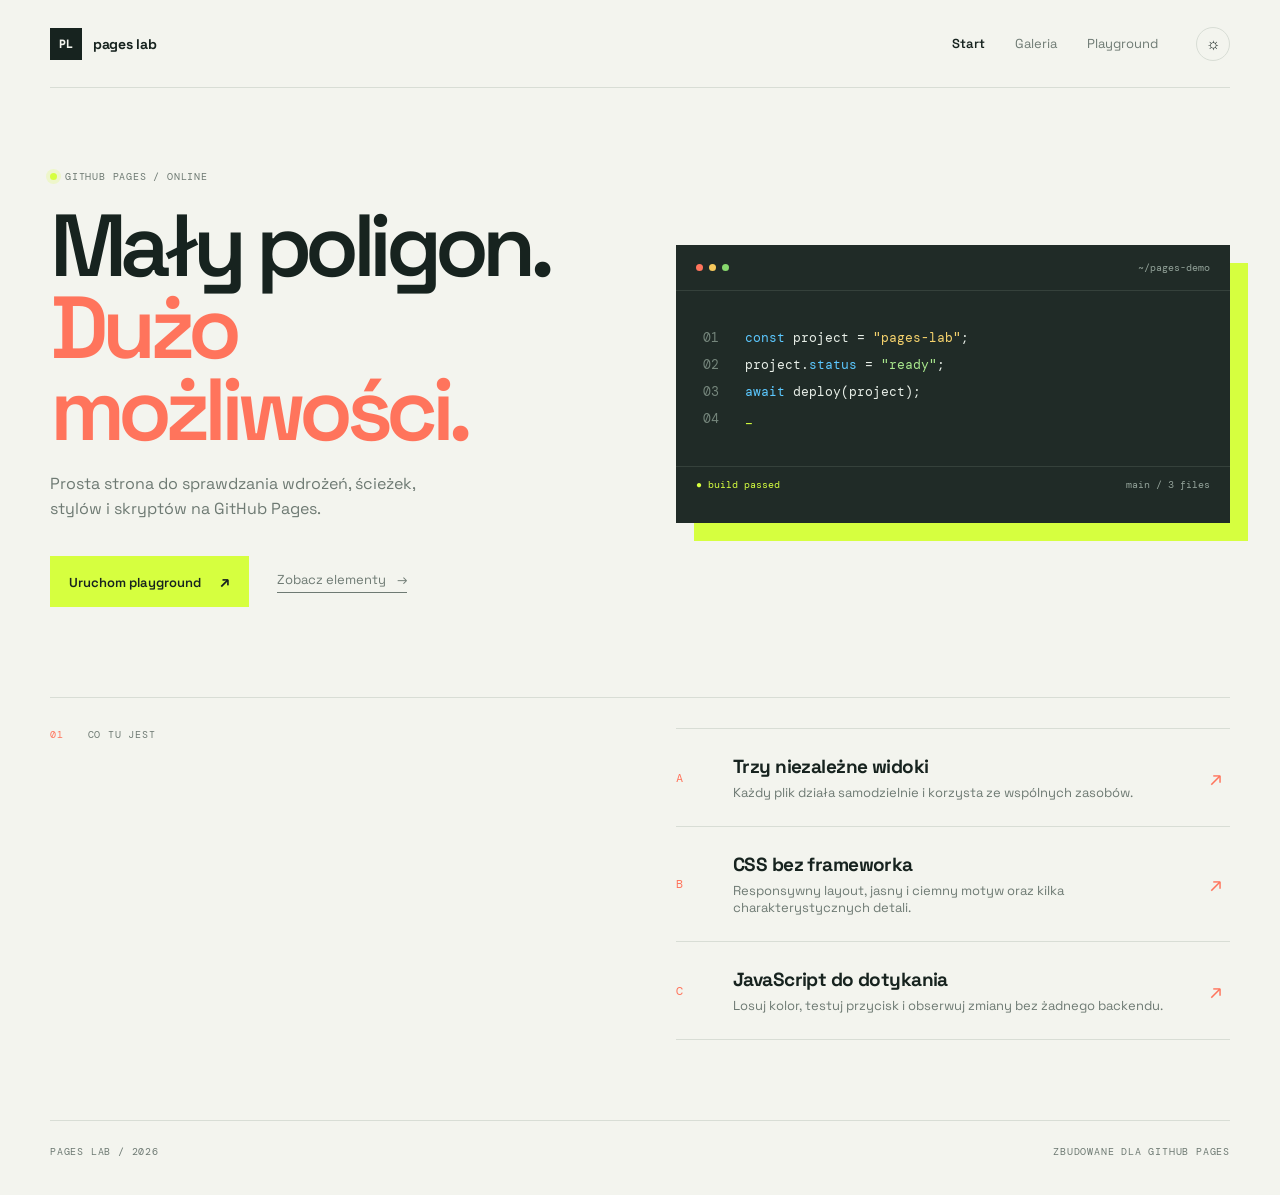
<file: index.html>
<!doctype html>
<html lang="pl">
<head>
  <meta charset="utf-8">
  <meta name="viewport" content="width=device-width, initial-scale=1">
  <meta name="description" content="Mały poligon do testowania GitHub Pages.">
  <title>Pages Lab | Start</title>
  <link rel="preconnect" href="https://fonts.googleapis.com">
  <link rel="preconnect" href="https://fonts.gstatic.com" crossorigin>
  <link href="https://fonts.googleapis.com/css2?family=DM+Mono:wght@400;500&family=Space+Grotesk:wght@400;500;600;700&display=swap" rel="stylesheet">
  <link rel="stylesheet" href="styles.css">
  <script src="app.js" defer></script>
</head>
<body>
  <div class="site-shell">
    <header class="topbar">
      <a class="brand" href="index.html" aria-label="Pages Lab, strona główna">
        <span class="brand-mark">PL</span>
        <span>pages lab</span>
      </a>
      <nav class="nav" aria-label="Główna nawigacja">
        <a class="nav-link active" href="index.html">Start</a>
        <a class="nav-link" href="gallery.html">Galeria</a>
        <a class="nav-link" href="playground.html">Playground</a>
      </nav>
      <button class="theme-toggle" type="button" data-theme-toggle aria-label="Przełącz motyw">☼</button>
    </header>

    <main>
      <section class="hero page-grid">
        <div class="hero-copy">
          <p class="eyebrow"><span class="status-dot"></span> github pages / online</p>
          <h1>Mały poligon.<br><em>Dużo możliwości.</em></h1>
          <p class="hero-lead">Prosta strona do sprawdzania wdrożeń, ścieżek, stylów i skryptów na GitHub Pages.</p>
          <div class="hero-actions">
            <a class="button button-primary" href="playground.html">Uruchom playground <span>↗</span></a>
            <a class="text-link" href="gallery.html">Zobacz elementy <span>→</span></a>
          </div>
        </div>
        <div class="hero-console" aria-label="Podgląd struktury projektu">
          <div class="console-top"><span></span><span></span><span></span><code>~/pages-demo</code></div>
          <div class="console-body">
            <p><b class="pink">01</b> <span class="cyan">const</span> project = <span class="yellow">"pages-lab"</span>;</p>
            <p><b class="pink">02</b> project.<span class="cyan">status</span> = <span class="green">"ready"</span>;</p>
            <p><b class="pink">03</b> <span class="cyan">await</span> deploy(project);</p>
            <p class="console-cursor"><b class="pink">04</b> <span>_</span></p>
          </div>
          <div class="console-footer"><span>● build passed</span><span>main / 3 files</span></div>
        </div>
      </section>

      <section class="feature-section page-grid">
        <div class="section-label"><span>01</span><p>co tu jest</p></div>
        <div class="feature-list">
          <article class="feature-row"><span class="feature-number">A</span><div><h2>Trzy niezależne widoki</h2><p>Każdy plik działa samodzielnie i korzysta ze wspólnych zasobów.</p></div><span class="feature-arrow">↗</span></article>
          <article class="feature-row"><span class="feature-number">B</span><div><h2>CSS bez frameworka</h2><p>Responsywny layout, jasny i ciemny motyw oraz kilka charakterystycznych detali.</p></div><span class="feature-arrow">↗</span></article>
          <article class="feature-row"><span class="feature-number">C</span><div><h2>JavaScript do dotykania</h2><p>Losuj kolor, testuj przycisk i obserwuj zmiany bez żadnego backendu.</p></div><span class="feature-arrow">↗</span></article>
        </div>
      </section>
    </main>

    <footer class="footer"><span>pages lab / 2026</span><span>zbudowane dla github pages</span></footer>
  </div>
</body>
</html>
</file>
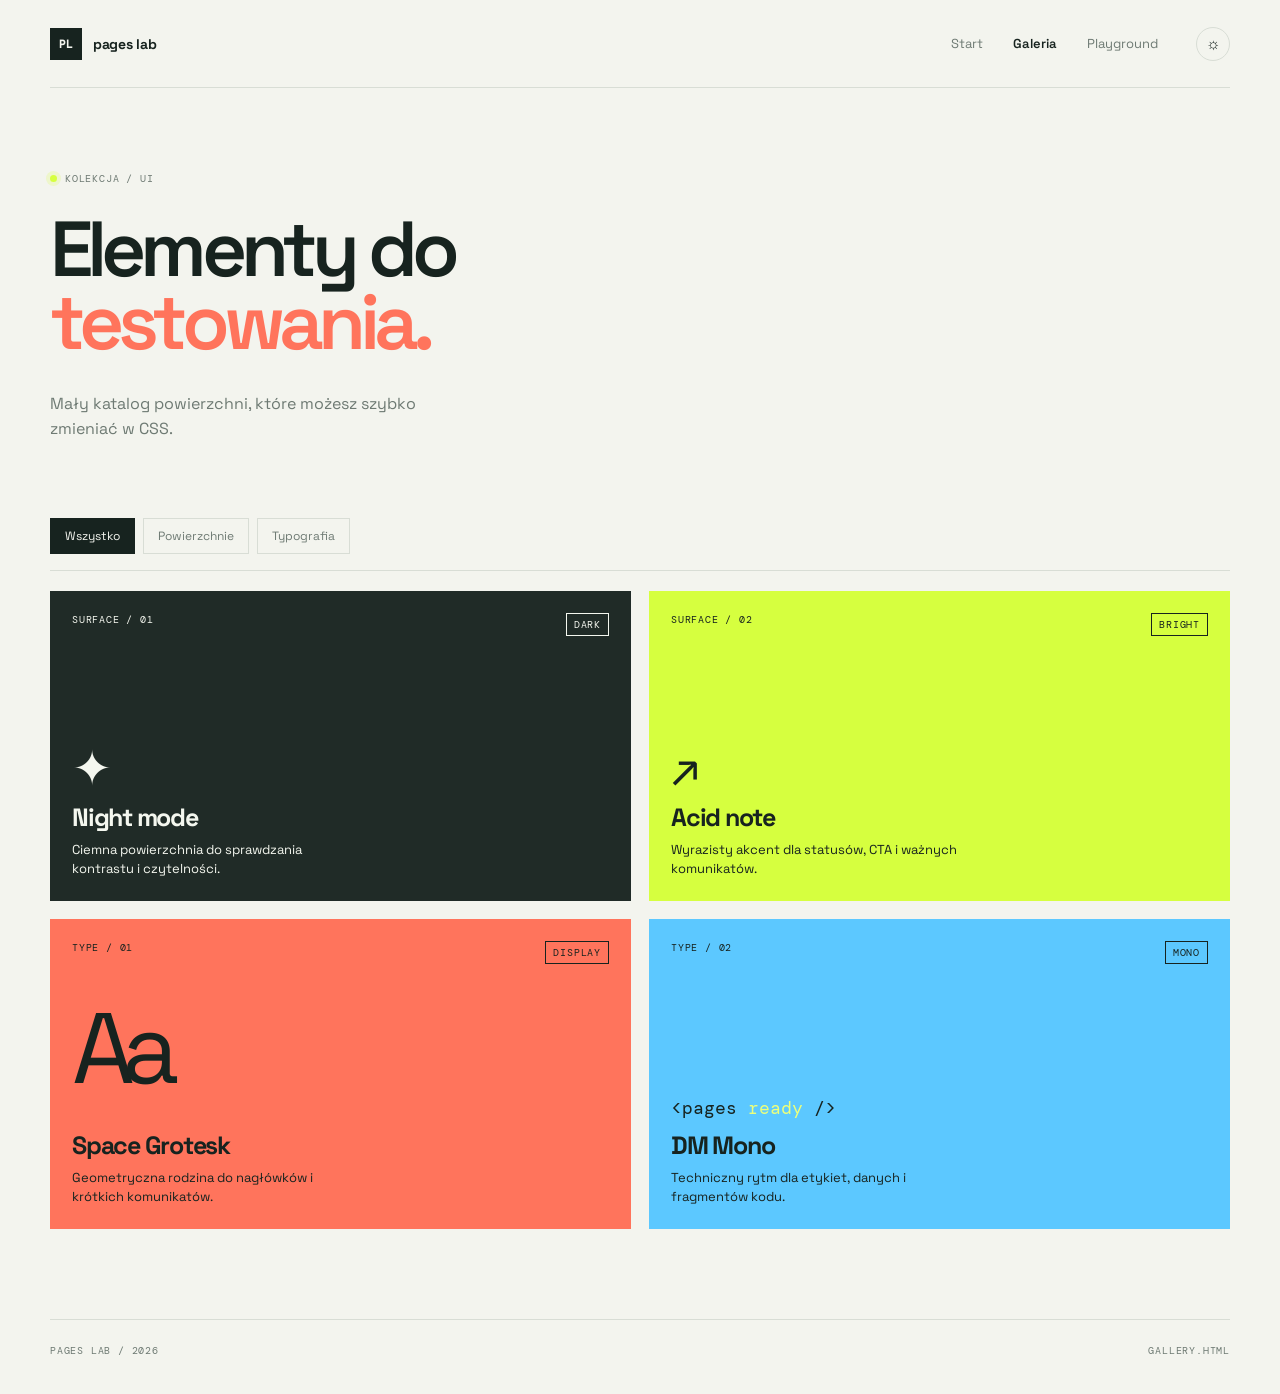
<file: gallery.html>
<!doctype html>
<html lang="pl">
<head>
  <meta charset="utf-8">
  <meta name="viewport" content="width=device-width, initial-scale=1">
  <title>Pages Lab | Galeria</title>
  <link rel="preconnect" href="https://fonts.googleapis.com">
  <link rel="preconnect" href="https://fonts.gstatic.com" crossorigin>
  <link href="https://fonts.googleapis.com/css2?family=DM+Mono:wght@400;500&family=Space+Grotesk:wght@400;500;600;700&display=swap" rel="stylesheet">
  <link rel="stylesheet" href="styles.css">
  <script src="app.js" defer></script>
</head>
<body>
  <div class="site-shell">
    <header class="topbar">
      <a class="brand" href="index.html" aria-label="Pages Lab, strona główna"><span class="brand-mark">PL</span><span>pages lab</span></a>
      <nav class="nav" aria-label="Główna nawigacja"><a class="nav-link" href="index.html">Start</a><a class="nav-link active" href="gallery.html">Galeria</a><a class="nav-link" href="playground.html">Playground</a></nav>
      <button class="theme-toggle" type="button" data-theme-toggle aria-label="Przełącz motyw">☼</button>
    </header>
    <main class="subpage">
      <div class="subpage-heading"><p class="eyebrow"><span class="status-dot"></span> kolekcja / ui</p><h1>Elementy do<br><em>testowania.</em></h1><p>Mały katalog powierzchni, które możesz szybko zmieniać w CSS.</p></div>
      <div class="filter-bar" role="group" aria-label="Filtruj elementy"><button class="filter active" type="button" data-filter="all">Wszystko</button><button class="filter" type="button" data-filter="surface">Powierzchnie</button><button class="filter" type="button" data-filter="type">Typografia</button></div>
      <section class="gallery-grid">
        <article class="sample-card sample-dark" data-category="surface"><div class="sample-meta"><span>surface / 01</span><span class="sample-pill">dark</span></div><div class="sample-content"><span class="sample-icon">✦</span><h2>Night mode</h2><p>Ciemna powierzchnia do sprawdzania kontrastu i czytelności.</p></div></article>
        <article class="sample-card sample-acid" data-category="surface"><div class="sample-meta"><span>surface / 02</span><span class="sample-pill">bright</span></div><div class="sample-content"><span class="sample-icon">↗</span><h2>Acid note</h2><p>Wyrazisty akcent dla statusów, CTA i ważnych komunikatów.</p></div></article>
        <article class="sample-card sample-type" data-category="type"><div class="sample-meta"><span>type / 01</span><span class="sample-pill">display</span></div><div class="sample-content"><p class="giant-type">Aa</p><h2>Space Grotesk</h2><p>Geometryczna rodzina do nagłówków i krótkich komunikatów.</p></div></article>
        <article class="sample-card sample-code" data-category="type"><div class="sample-meta"><span>type / 02</span><span class="sample-pill">mono</span></div><div class="sample-content"><p class="code-line">&lt;pages <span>ready</span> /&gt;</p><h2>DM Mono</h2><p>Techniczny rytm dla etykiet, danych i fragmentów kodu.</p></div></article>
      </section>
    </main>
    <footer class="footer"><span>pages lab / 2026</span><span>gallery.html</span></footer>
  </div>
</body>
</html>
</file>
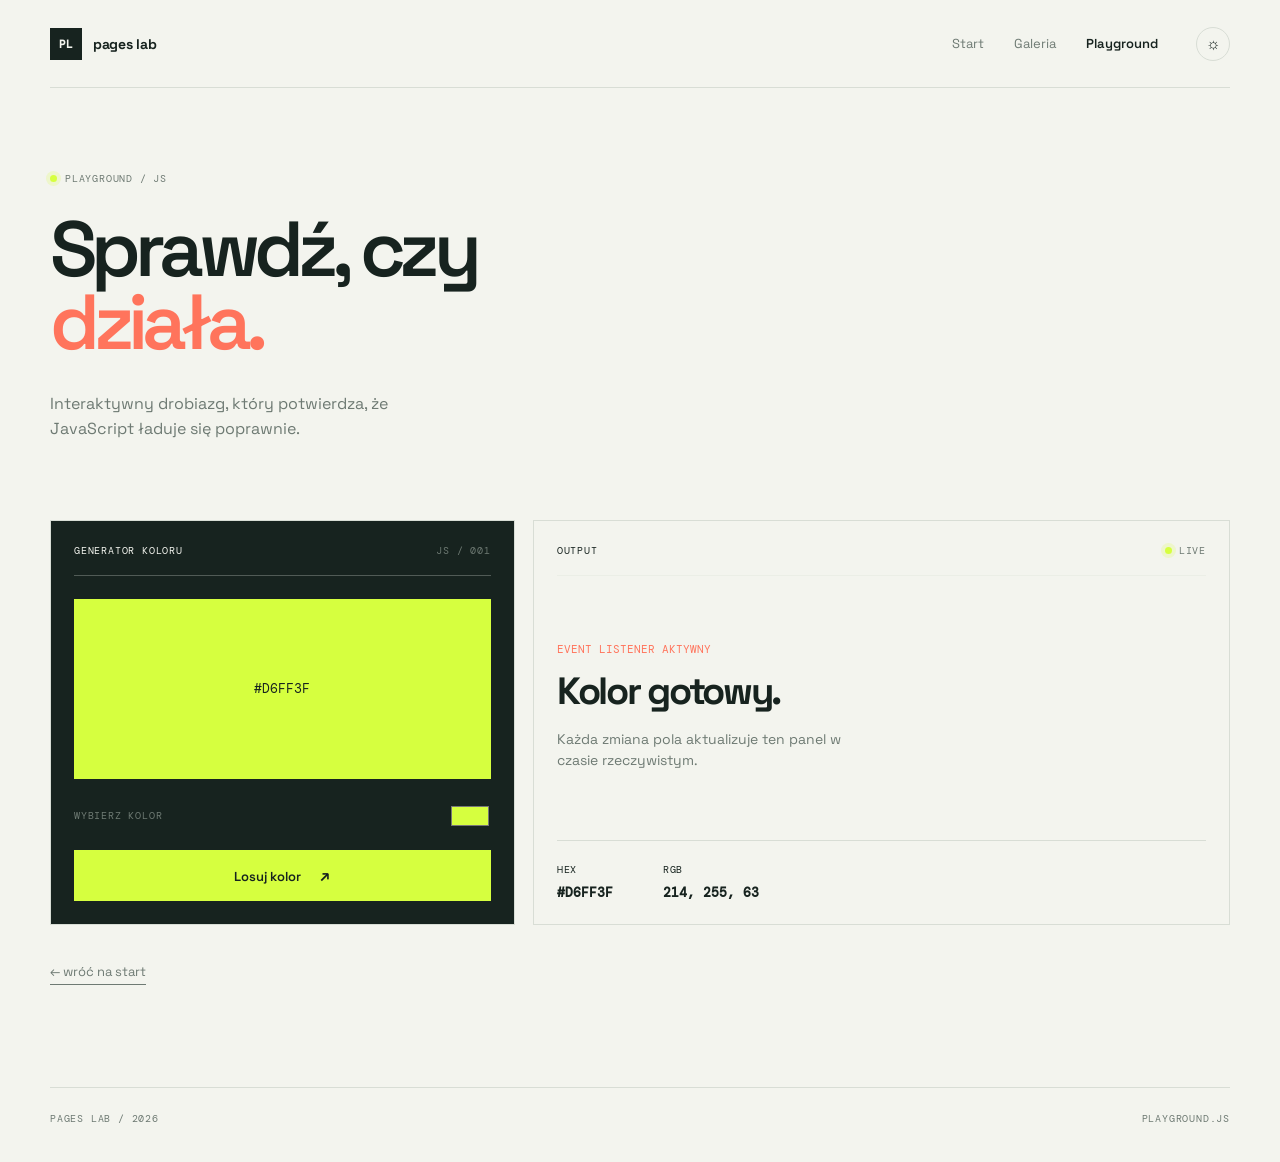
<file: playground.html>
<!doctype html>
<html lang="pl">
<head>
  <meta charset="utf-8">
  <meta name="viewport" content="width=device-width, initial-scale=1">
  <title>Pages Lab | Playground</title>
  <link rel="preconnect" href="https://fonts.googleapis.com">
  <link rel="preconnect" href="https://fonts.gstatic.com" crossorigin>
  <link href="https://fonts.googleapis.com/css2?family=DM+Mono:wght@400;500&family=Space+Grotesk:wght@400;500;600;700&display=swap" rel="stylesheet">
  <link rel="stylesheet" href="styles.css">
  <script src="app.js" defer></script>
  <script src="playground.js" defer></script>
</head>
<body>
  <div class="site-shell">
    <header class="topbar"><a class="brand" href="index.html" aria-label="Pages Lab, strona główna"><span class="brand-mark">PL</span><span>pages lab</span></a><nav class="nav" aria-label="Główna nawigacja"><a class="nav-link" href="index.html">Start</a><a class="nav-link" href="gallery.html">Galeria</a><a class="nav-link active" href="playground.html">Playground</a></nav><button class="theme-toggle" type="button" data-theme-toggle aria-label="Przełącz motyw">☼</button></header>
    <main class="subpage playground-page">
      <div class="subpage-heading"><p class="eyebrow"><span class="status-dot"></span> playground / js</p><h1>Sprawdź, czy<br><em>działa.</em></h1><p>Interaktywny drobiazg, który potwierdza, że JavaScript ładuje się poprawnie.</p></div>
      <section class="playground-layout">
        <div class="control-panel"><div class="panel-title"><span>generator koloru</span><span class="tiny-label">JS / 001</span></div><div class="color-preview" data-color-preview><span data-color-value>#D6FF3F</span></div><div class="color-controls"><label for="color-input">Wybierz kolor</label><input id="color-input" type="color" value="#d6ff3f" data-color-input></div><button class="button button-primary full-width" type="button" data-randomize>Losuj kolor <span>↗</span></button></div>
        <div class="output-panel"><div class="panel-title"><span>output</span><span class="output-status"><span class="status-dot"></span> live</span></div><div class="output-text"><p class="output-kicker">event listener aktywny</p><h2 data-output-title>Kolor gotowy.</h2><p data-output-copy>Każda zmiana pola aktualizuje ten panel w czasie rzeczywistym.</p></div><div class="output-values"><div><span>HEX</span><strong data-hex-value>#D6FF3F</strong></div><div><span>RGB</span><strong data-rgb-value>214, 255, 63</strong></div></div></div>
      </section>
      <p class="back-link"><a class="text-link" href="index.html">← wróć na start</a></p>
    </main>
    <footer class="footer"><span>pages lab / 2026</span><span>playground.js</span></footer>
  </div>
</body>
</html>
</file>
<file: styles.css>
@import url('https://fonts.googleapis.com/css2?family=DM+Mono:wght@400;500&family=Space+Grotesk:wght@400;500;600;700&display=swap');

:root { --ink: #17231f; --muted: #6e7a73; --paper: #f3f4ee; --line: #d8ddd5; --acid: #d6ff3f; --coral: #ff745c; --blue: #5cc8ff; --panel: #202b27; }
:root[data-theme='dark'] { --ink: #ecf0e8; --muted: #a1ada5; --paper: #101613; --line: #2d3933; --panel: #1c2622; }
* { box-sizing: border-box; }
html { scroll-behavior: smooth; }
body { margin: 0; background: var(--paper); color: var(--ink); font-family: 'Space Grotesk', sans-serif; transition: background .25s ease, color .25s ease; }
a { color: inherit; text-decoration: none; }
button, input { font: inherit; }
.site-shell { width: min(1180px, calc(100% - 48px)); margin: auto; min-height: 100vh; display: flex; flex-direction: column; }
.topbar { height: 88px; display: flex; align-items: center; justify-content: space-between; border-bottom: 1px solid var(--line); }
.brand { display: inline-flex; align-items: center; gap: 11px; font-size: 14px; font-weight: 700; letter-spacing: -.02em; }
.brand-mark { display: grid; place-items: center; width: 32px; height: 32px; background: var(--ink); color: var(--paper); font-family: 'DM Mono', monospace; font-size: 11px; }
.nav { display: flex; gap: 30px; margin-left: auto; margin-right: 38px; }
.nav-link, .text-link { color: var(--muted); font-size: 13px; transition: color .2s ease; }
.nav-link:hover, .nav-link.active, .text-link:hover { color: var(--ink); }
.nav-link.active { font-weight: 600; }
.theme-toggle { width: 34px; height: 34px; border: 1px solid var(--line); border-radius: 50%; background: transparent; color: var(--ink); cursor: pointer; font-size: 16px; }
.hero { min-height: 580px; align-items: center; padding: 72px 0 90px; }
.page-grid { display: grid; grid-template-columns: 1fr 1fr; gap: 72px; }
.eyebrow, .section-label, .tiny-label, .sample-meta, .panel-title, .footer, .color-controls label, .output-values span { font-family: 'DM Mono', monospace; text-transform: uppercase; letter-spacing: .08em; font-size: 10px; }
.eyebrow { color: var(--muted); display: flex; align-items: center; gap: 8px; }
.status-dot { width: 7px; height: 7px; display: inline-block; border-radius: 50%; background: var(--acid); box-shadow: 0 0 0 4px color-mix(in srgb, var(--acid) 20%, transparent); }
h1 { margin: 22px 0; font-size: clamp(52px, 7vw, 88px); line-height: .93; letter-spacing: -.075em; font-weight: 600; }
h1 em { color: var(--coral); font-style: normal; }
.hero-lead, .subpage-heading > p:last-child { max-width: 410px; color: var(--muted); font-size: 16px; line-height: 1.55; }
.hero-actions { display: flex; align-items: center; gap: 28px; margin-top: 34px; }
.button { border: 0; padding: 15px 19px; cursor: pointer; font-size: 13px; font-weight: 600; transition: transform .2s ease, background .2s ease; }
.button:hover { transform: translateY(-2px); }
.button-primary { background: var(--acid); color: #17231f; }
.button span { margin-left: 16px; font-size: 16px; }
.text-link { border-bottom: 1px solid var(--muted); padding-bottom: 4px; }
.text-link span { padding-left: 8px; }
.hero-console { background: var(--panel); color: #e7eee7; min-height: 278px; box-shadow: 18px 18px 0 var(--acid); animation: lift-in .7s ease both; }
.console-top { display: flex; align-items: center; gap: 6px; padding: 16px 20px; border-bottom: 1px solid #35413b; }
.console-top > span { width: 7px; height: 7px; border-radius: 50%; background: #ff745c; }.console-top > span:nth-child(2) { background: #f6c95c; }.console-top > span:nth-child(3) { background: #87d86d; }
.console-top code { margin-left: auto; color: #93a39a; font-family: 'DM Mono', monospace; font-size: 10px; }
.console-body { padding: 33px 27px; font-family: 'DM Mono', monospace; font-size: 13px; line-height: 2.1; }.console-body p { margin: 0; }.console-body b { color: #75867c; font-weight: 400; margin-right: 18px; }.pink { color: #ff8f9e; }.cyan { color: var(--blue); }.yellow { color: #f6d36d; }.green { color: #a9e88d; }.console-cursor span { color: var(--acid); animation: blink 1s infinite; }
.console-footer { display: flex; justify-content: space-between; padding: 11px 20px; color: #93a39a; border-top: 1px solid #35413b; font-family: 'DM Mono', monospace; font-size: 10px; }.console-footer span:first-child { color: var(--acid); }
.feature-section { padding: 0 0 80px; border-top: 1px solid var(--line); padding-top: 30px; }.section-label { color: var(--muted); display: flex; gap: 24px; }.section-label span { color: var(--coral); }.section-label p { margin: 0; }.feature-list { border-top: 1px solid var(--line); }.feature-row { display: grid; grid-template-columns: 40px 1fr 20px; align-items: center; gap: 17px; padding: 25px 0; border-bottom: 1px solid var(--line); }.feature-number { color: var(--coral); font-family: 'DM Mono', monospace; font-size: 12px; }.feature-row h2 { margin: 0 0 5px; font-size: 19px; letter-spacing: -.03em; }.feature-row p { margin: 0; color: var(--muted); font-size: 13px; }.feature-arrow { color: var(--coral); font-size: 20px; }
.footer { margin-top: auto; min-height: 75px; padding: 24px 0; display: flex; justify-content: space-between; color: var(--muted); border-top: 1px solid var(--line); }
.subpage { padding: 74px 0 90px; flex: 1; }.subpage-heading { display: flex; flex-direction: column; align-items: flex-start; }.subpage-heading h1 { font-size: clamp(48px, 7vw, 78px); margin: 18px 0; }.filter-bar { display: flex; gap: 8px; margin: 60px 0 20px; border-bottom: 1px solid var(--line); padding-bottom: 16px; }.filter { border: 1px solid var(--line); background: transparent; color: var(--muted); padding: 9px 14px; font-size: 12px; cursor: pointer; }.filter.active, .filter:hover { background: var(--ink); color: var(--paper); border-color: var(--ink); }.gallery-grid { display: grid; grid-template-columns: repeat(2, 1fr); gap: 18px; }.sample-card { min-height: 310px; padding: 22px; display: flex; flex-direction: column; justify-content: space-between; animation: lift-in .6s ease both; }.sample-card:nth-child(2) { animation-delay: .08s; }.sample-card:nth-child(3) { animation-delay: .16s; }.sample-card:nth-child(4) { animation-delay: .24s; }.sample-dark { background: var(--panel); color: #f4f7ef; }.sample-acid { background: var(--acid); }.sample-type { background: #ff745c; }.sample-code { background: #5cc8ff; }.sample-meta { display: flex; justify-content: space-between; font-size: 10px; }.sample-pill { border: 1px solid currentColor; padding: 4px 7px; }.sample-content h2 { margin: 8px 0; font-size: 25px; letter-spacing: -.05em; }.sample-content p { max-width: 290px; margin: 0; font-size: 13px; line-height: 1.45; }.sample-icon { display: block; font-size: 48px; line-height: 1; }.giant-type { font-size: 100px !important; line-height: .8; letter-spacing: -.13em; }.code-line { font-family: 'DM Mono', monospace; font-size: 18px !important; }.code-line span { color: #ecff7b; }
.playground-layout { display: grid; grid-template-columns: .8fr 1.2fr; gap: 18px; margin-top: 62px; }.control-panel, .output-panel { min-height: 390px; padding: 23px; border: 1px solid var(--line); }.control-panel { background: var(--ink); color: var(--paper); }.panel-title { display: flex; justify-content: space-between; padding-bottom: 18px; border-bottom: 1px solid color-mix(in srgb, var(--line) 30%, transparent); }.tiny-label, .output-status { color: var(--muted); }.color-preview { height: 180px; margin: 23px 0; display: grid; place-items: center; background: var(--acid); color: #17231f; font-family: 'DM Mono', monospace; font-size: 13px; }.color-controls { display: flex; align-items: center; justify-content: space-between; margin-bottom: 20px; }.color-controls label { color: var(--muted); }.color-controls input { width: 42px; height: 28px; border: 0; padding: 0; cursor: pointer; background: transparent; }.full-width { width: 100%; }.output-panel { display: flex; flex-direction: column; }.output-text { margin: auto 0; }.output-kicker { color: var(--coral); font-family: 'DM Mono', monospace; font-size: 11px; text-transform: uppercase; }.output-text h2 { margin: 10px 0; font-size: 38px; letter-spacing: -.06em; }.output-text p:last-child { max-width: 320px; color: var(--muted); font-size: 14px; line-height: 1.5; }.output-values { display: flex; gap: 50px; padding-top: 22px; border-top: 1px solid var(--line); }.output-values div { display: flex; flex-direction: column; gap: 8px; }.output-values strong { font-family: 'DM Mono', monospace; font-size: 13px; }.back-link { margin-top: 35px; }
@keyframes lift-in { from { opacity: 0; transform: translateY(15px); } to { opacity: 1; transform: translateY(0); } } @keyframes blink { 50% { opacity: 0; } }
@media (max-width: 700px) { .site-shell { width: min(100% - 32px, 540px); }.topbar { height: 76px; }.nav { gap: 14px; margin-right: 15px; }.nav-link { font-size: 11px; }.brand { font-size: 12px; }.brand-mark { width: 27px; height: 27px; font-size: 9px; }.page-grid, .gallery-grid, .playground-layout { grid-template-columns: 1fr; gap: 35px; }.hero { min-height: auto; padding: 68px 0 95px; }.hero h1 { font-size: 57px; }.hero-console { box-shadow: 10px 10px 0 var(--acid); }.console-body { padding: 25px 16px; font-size: 11px; }.console-body b { margin-right: 8px; }.feature-section { padding-bottom: 55px; }.footer { font-size: 8px; }.subpage { padding-top: 60px; }.subpage-heading h1 { font-size: 54px; }.filter-bar { margin-top: 45px; }.sample-card { min-height: 270px; }.playground-layout { margin-top: 45px; }.control-panel, .output-panel { min-height: 350px; } }
</file>
